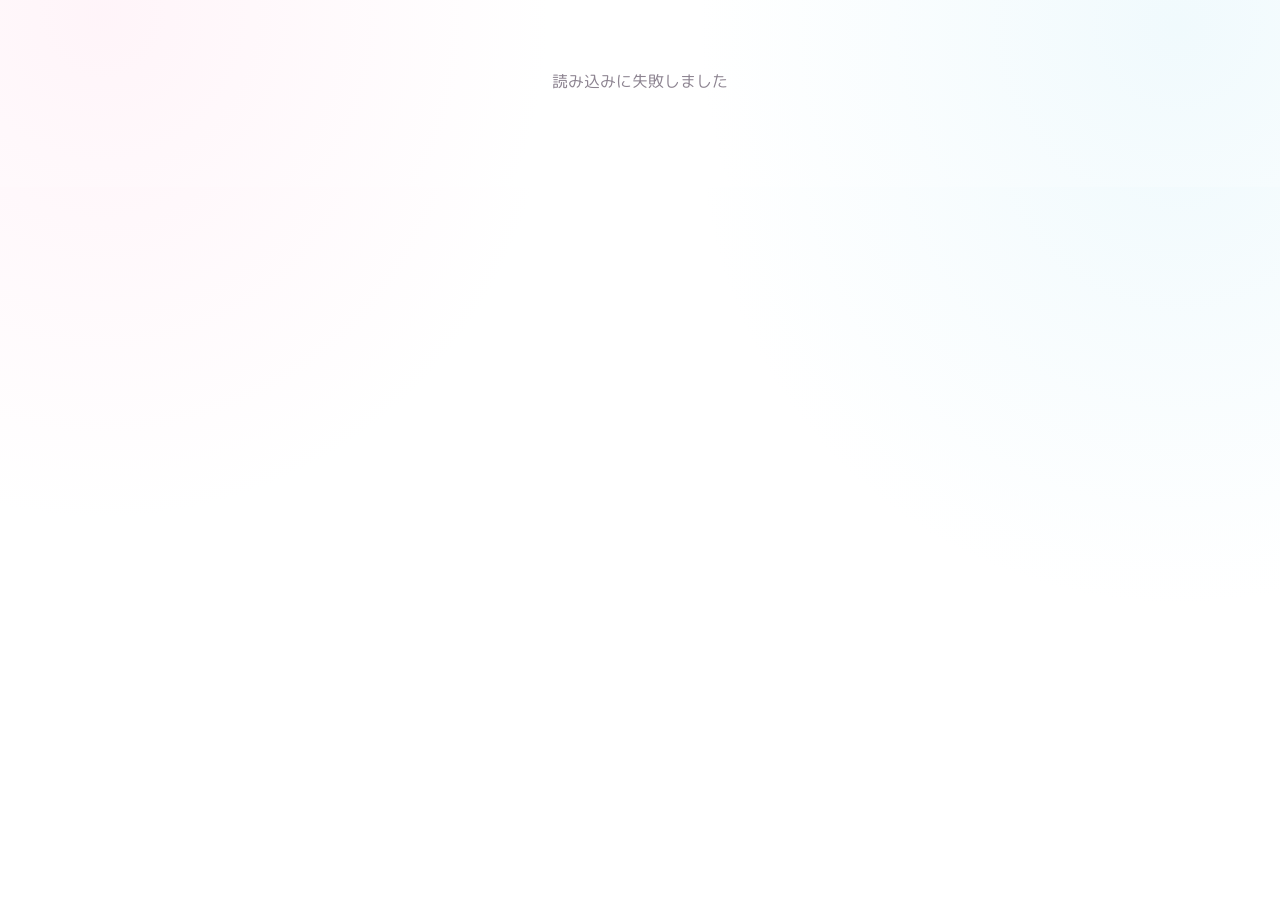
<file: index.html>
<!doctype html><html lang="ja"><head><meta charset="utf-8"><meta name="viewport" content="width=device-width,initial-scale=1"><meta name="theme-color" content="#ffffff"><title>フレカ置き場</title><link rel="preconnect" href="https://fonts.googleapis.com"><link rel="preconnect" href="https://fonts.gstatic.com" crossorigin><link href="https://fonts.googleapis.com/css2?family=M+PLUS+Rounded+1c:wght@400;500;600;700&display=swap" rel="stylesheet"><link rel="stylesheet" href="assets/style.css?v=20260907-9">  <link rel="preconnect" href="https://lh3.googleusercontent.com" crossorigin>
  <link rel="dns-prefetch" href="//lh3.googleusercontent.com">
</head><body><script src="assets/config.js"></script><script src="assets/view.js?v=20260907-9"></script></body></html>
</file>
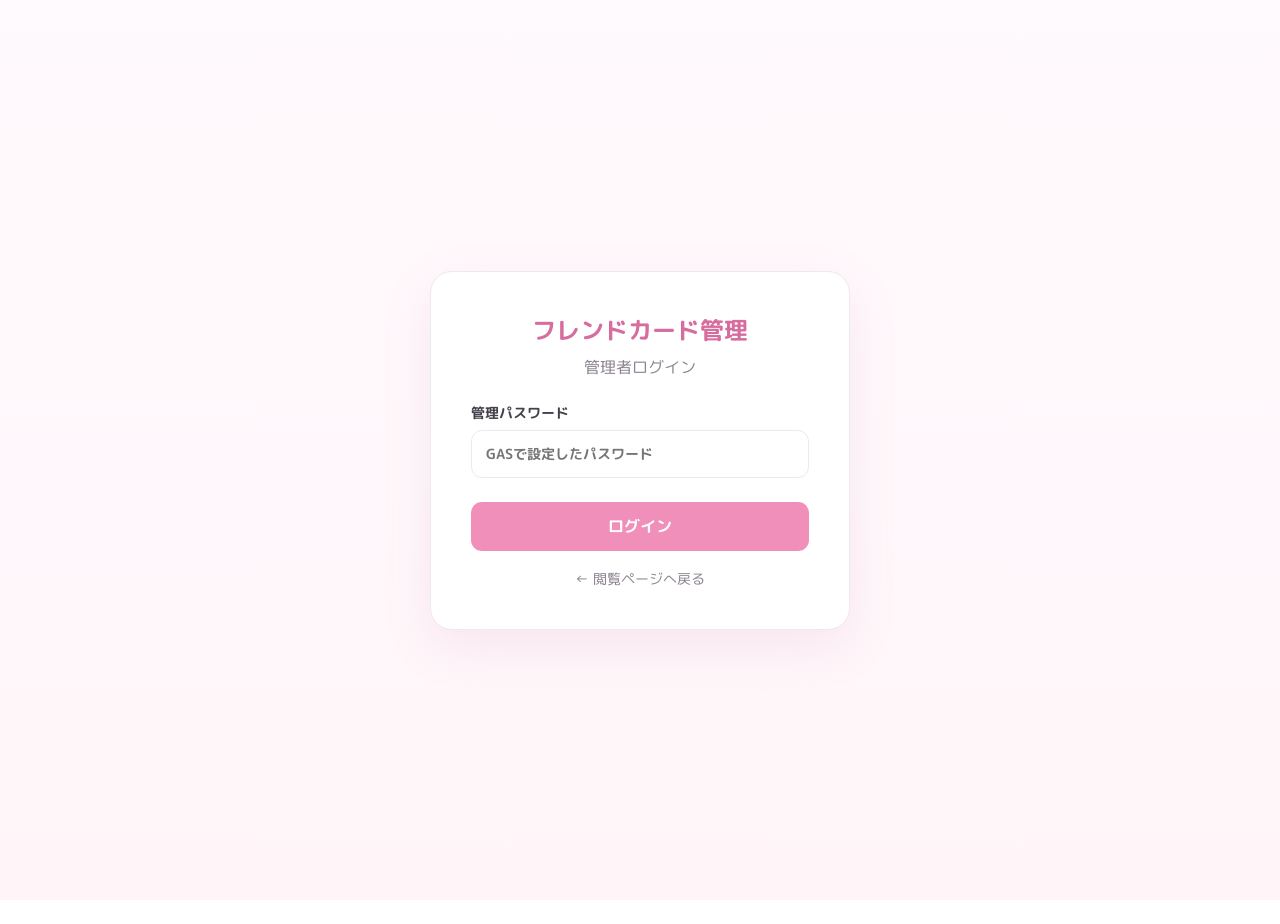
<file: edit.html>
<!doctype html><html lang="ja"><head><meta charset="utf-8"><meta name="viewport" content="width=device-width,initial-scale=1"><meta name="theme-color" content="#ffffff"><title>フレンドカード管理</title><link rel="preconnect" href="https://fonts.googleapis.com"><link rel="preconnect" href="https://fonts.gstatic.com" crossorigin><link href="https://fonts.googleapis.com/css2?family=M+PLUS+Rounded+1c:wght@400;500;600;700&display=swap" rel="stylesheet"><link rel="stylesheet" href="assets/style.css?v=20260907-admin-nozoom"></head><body><script src="assets/config.js"></script><script src="assets/edit.js?v=20260907-upload-opt1"></script></body></html>
</file>
<file: assets/style.css>
:root{
  --text:#493943;
  --sub:#987b8a;
  --line:#f1dce6;
  --bg:#fff9fc;
  --card:#ffffff;
  --accent:#e991b7;
  --accent-dark:#d96d9f;
  --accent-soft:#fdebf3;
  --danger:#d9535f;
  --radius:18px;
  --shadow:0 8px 28px rgba(190,112,150,.10);
  --shadow-hover:0 18px 42px rgba(190,112,150,.20);
}

*{box-sizing:border-box}
html,body{
  margin:0;
  min-height:100%;
  font-family:"M PLUS Rounded 1c",system-ui,sans-serif;
  color:var(--text);
  background:var(--bg)
}
body{
  margin:auto;
  padding-bottom:24px
}
button,input{font:inherit}
button{cursor:pointer}

.header{
  position:sticky;
  top:0;
  z-index:20;
  background:rgba(255,255,255,.92);
  backdrop-filter:blur(14px);
  border-bottom:1px solid var(--line)
}
.header-inner{
  max-width:1440px;
  height:64px;
  padding:0 18px;
  margin:0 auto;
  display:flex;
  align-items:center;
  justify-content:space-between
}
.title{
  font-size:17px;
  font-weight:700;
  letter-spacing:.02em;
  color:var(--accent-dark)
}
.head-actions{display:flex;gap:6px}

.btn{
  border:1px solid var(--line);
  background:#fff;
  color:var(--text);
  border-radius:12px;
  padding:8px 12px;
  font-size:12px;
  transition:transform .18s ease,box-shadow .18s ease,border-color .18s ease
}
.btn:hover{
  transform:translateY(-1px);
  border-color:#e6bfd0;
  box-shadow:0 6px 16px rgba(190,112,150,.10)
}
.btn.primary{
  background:var(--accent);
  color:#fff;
  border-color:var(--accent)
}
.btn.danger{color:var(--danger)}

.hero{
  max-width:1440px;
  margin:0 auto;
  padding:22px 14px 10px
}
.search{
  display:flex;
  align-items:center;
  gap:8px;
  background:#fff;
  border:1px solid var(--line);
  border-radius:14px;
  padding:0 14px;
  height:46px;
  box-shadow:0 4px 18px rgba(190,112,150,.06)
}
.search:focus-within{
  border-color:#e7b2ca;
  box-shadow:0 0 0 4px rgba(233,145,183,.10)
}
.search input{
  border:0;
  outline:0;
  width:100%;
  background:transparent;
  font-size:16px;
  color:var(--text)
}

.tabs{
  max-width:1440px;
  margin:0 auto;
  display:flex;
  gap:7px;
  overflow:auto;
  padding:9px 14px 16px;
  scrollbar-width:none
}
.tabs::-webkit-scrollbar{display:none}
.tab{
  white-space:nowrap;
  border:1px solid var(--line);
  background:#fff;
  border-radius:999px;
  padding:8px 14px;
  font-size:12px;
  color:var(--sub);
  transition:.18s ease
}
.tab:hover{
  border-color:#e7b2ca;
  color:var(--accent-dark)
}
.tab.active{
  background:var(--accent);
  color:#fff;
  border-color:var(--accent);
  box-shadow:0 5px 15px rgba(217,109,159,.18)
}

.grid{
  width:min(100% - 24px, 1440px);
  margin:0 auto;
  display:grid;
  grid-template-columns:repeat(2,minmax(0,1fr));
  gap:12px
}

.card{
  background:var(--card);
  border:1px solid var(--line);
  border-radius:var(--radius);
  overflow:hidden;
  box-shadow:var(--shadow);
  transform:translateY(0);
  transition:transform .22s ease,box-shadow .22s ease,border-color .22s ease;
  animation:cardIn .52s cubic-bezier(.2,.75,.25,1) both;
  animation-delay:var(--delay,0ms);
  will-change:transform,opacity
}
.card:hover{
  transform:translateY(-7px);
  box-shadow:var(--shadow-hover);
  border-color:#e9bfd2
}
@keyframes cardIn{
  from{
    opacity:0;
    transform:translateY(20px) scale(.985)
  }
  to{
    opacity:1;
    transform:translateY(0) scale(1)
  }
}

.card-img{
  aspect-ratio:59/86;
  background:#fff2f7;
  overflow:hidden
}
.card-img img{
  width:100%;
  height:100%;
  object-fit:cover;
  display:block;
  transition:transform .28s ease
}
.card:hover .card-img img{transform:scale(1.018)}

.card-info{padding:10px 11px 11px}
.chara{
  font-size:12px;
  font-weight:600;
  white-space:nowrap;
  overflow:hidden;
  text-overflow:ellipsis
}
.code{
  font-size:11px;
  color:var(--sub);
  margin-top:3px
}
.empty{
  text-align:center;
  color:var(--sub);
  padding:70px 20px
}
.pager{
  display:flex;
  justify-content:center;
  align-items:center;
  gap:8px;
  padding:24px 12px 34px
}

/* 公開ページでは下部ナビを使用しない */
.bottom{display:none!important}

.modal{
  position:fixed;
  inset:0;
  background:rgba(55,34,45,.68);
  z-index:50;
  display:none;
  align-items:center;
  justify-content:center;
  padding:18px;
  opacity:0;
  transition:opacity .2s ease
}
.modal.open{
  display:flex;
  opacity:1
}
.modal img{
  max-width:min(520px,94vw);
  max-height:90vh;
  border-radius:18px;
  object-fit:contain;
  background:#fff;
  box-shadow:0 24px 70px rgba(40,20,30,.30);
  animation:modalIn .22s ease both
}
@keyframes modalIn{
  from{opacity:0;transform:scale(.96) translateY(8px)}
  to{opacity:1;transform:scale(1) translateY(0)}
}
.close{
  position:fixed;
  right:14px;
  top:14px;
  border:1px solid rgba(255,255,255,.5);
  background:#fff;
  width:42px;
  height:42px;
  border-radius:50%;
  font-size:20px;
  color:var(--accent-dark);
  box-shadow:0 7px 25px rgba(0,0,0,.15)
}

/* ===== 管理画面 ===== */
.admin{
  max-width:1280px;
  margin:0 auto;
  padding:14px
}
.upload{
  border:1.5px dashed #e8b9cf;
  background:#fff;
  border-radius:16px;
  padding:22px;
  text-align:center;
  margin-bottom:12px
}
.upload input{display:none}
.upload-label{
  display:inline-block;
  border:1px solid var(--line);
  border-radius:11px;
  padding:10px 14px;
  font-size:13px;
  background:#fff
}
.hint{font-size:11px;color:var(--sub);margin-top:8px}
.section{margin:20px 0 9px;font-size:13px;font-weight:700}
.admin-grid{display:grid;gap:10px}
.edit-card{
  background:#fff;
  border:1px solid var(--line);
  border-radius:16px;
  padding:10px;
  display:grid;
  grid-template-columns:86px 1fr;
  gap:10px
}
.edit-card img{
  width:86px;
  height:129px;
  object-fit:cover;
  border-radius:10px;
  background:#fff2f7
}
.fields{display:flex;flex-direction:column;gap:7px}
.fields input{
  width:100%;
  border:1px solid var(--line);
  border-radius:10px;
  padding:8px 9px;
  outline:none
}
.fields input:focus{border-color:#e1a6c1}
.row{display:flex;gap:6px}
.row .btn{flex:1}
.status{font-size:10px;color:#4d8b5d;min-height:14px}
.check{position:absolute}
.selectable{position:relative}
.selectbox{
  position:absolute;
  top:7px;
  left:7px;
  width:23px;
  height:23px;
  border-radius:7px;
  border:1px solid #bbb;
  background:#fff;
  z-index:2;
  display:none
}
.selectbox.on{display:block}
.selectbox.checked{
  background:var(--accent-dark);
  color:#fff;
  text-align:center;
  line-height:23px
}
.bar{
  position:fixed;
  bottom:0;
  left:50%;
  transform:translateX(-50%);
  width:min(1280px,100%);
  z-index:40;
  background:#4a3540;
  color:#fff;
  padding:10px 12px;
  display:none;
  align-items:center;
  gap:8px
}
.bar.show{display:flex}
.bar .count{flex:1;font-size:12px}
.bar button{border:0;border-radius:9px;padding:8px 11px}
.toast{
  position:fixed;
  left:50%;
  bottom:28px;
  transform:translateX(-50%);
  background:#4a3540;
  color:#fff;
  border-radius:999px;
  padding:9px 14px;
  font-size:11px;
  opacity:0;
  pointer-events:none;
  transition:.2s;
  z-index:60
}
.toast.show{opacity:1}
.setup-warning{
  margin:14px;
  padding:14px;
  border:1px solid #ead6a0;
  background:#fffaf0;
  border-radius:12px;
  font-size:12px;
  line-height:1.7
}
.settings{
  padding:14px;
  background:#fff;
  border:1px solid var(--line);
  border-radius:14px;
  margin-top:14px
}
.settings code{word-break:break-all}
.loading{text-align:center;padding:50px;color:var(--sub)}

/* ===== PC / タブレット ===== */
@media (min-width:700px){
  .header-inner{height:70px;padding:0 28px}
  .title{font-size:19px}
  .hero{padding:28px 28px 12px}
  .search{max-width:780px;height:48px}
  .tabs{padding:10px 28px 20px}
  .grid{
    width:min(100% - 56px,1440px);
    grid-template-columns:repeat(4,minmax(0,1fr));
    gap:18px
  }
  .admin{padding:28px 32px 56px}
}

@media (min-width:1000px){
  .grid{
    grid-template-columns:repeat(5,minmax(0,1fr));
    gap:20px
  }
  .admin-grid{
    grid-template-columns:repeat(3,minmax(0,1fr));
    gap:18px
  }
}

@media (min-width:1250px){
  .grid{
    grid-template-columns:repeat(6,minmax(0,1fr));
    gap:22px
  }
  .admin-grid{
    grid-template-columns:repeat(4,minmax(0,1fr))
  }
}

@media (min-width:1550px){
  .grid{
    max-width:1580px;
    grid-template-columns:repeat(7,minmax(0,1fr))
  }
  .hero,.tabs,.header-inner{max-width:1580px}
}

/* 管理者ログイン */
.login-page{
  min-height:100vh;
  display:grid;
  place-items:center;
  padding:24px;
  background:linear-gradient(180deg,#fffafd,#fff5f9)
}
.login-box{
  width:min(100%,420px);
  background:#fff;
  border:1px solid var(--line);
  border-radius:22px;
  padding:32px;
  box-shadow:0 16px 50px rgba(190,112,150,.12)
}
.login-title{
  font-size:24px;
  font-weight:700;
  text-align:center;
  color:var(--accent-dark)
}
.login-sub{text-align:center;color:var(--sub);margin:8px 0 24px}
.login-box label{display:block;font-size:14px;font-weight:600;margin:16px 0}
.login-box input{
  display:block;
  width:100%;
  box-sizing:border-box;
  margin-top:7px;
  padding:13px 14px;
  border:1px solid var(--line);
  border-radius:11px;
  font:inherit;
  outline:none
}
.login-box input:focus{border-color:#dda0bd}
.primary{
  border:0;
  border-radius:11px;
  background:var(--accent);
  color:#fff;
  padding:13px 18px;
  font:inherit;
  font-weight:600;
  cursor:pointer
}
.login-btn{width:100%;margin-top:8px}
.login-btn:disabled{opacity:.6}
.login-error{
  padding:10px 12px;
  border-radius:10px;
  background:#fff0f0;
  color:#c33;
  font-size:13px
}
.back-link{
  display:block;
  text-align:center;
  color:var(--sub);
  text-decoration:none;
  margin-top:18px;
  font-size:14px
}
.admin-user{font-size:12px;color:var(--sub);margin-top:3px}

@media (min-width:768px){.login-box{padding:40px}}

@media (prefers-reduced-motion:reduce){
  *,*::before,*::after{
    animation-duration:.01ms!important;
    animation-iteration-count:1!important;
    transition-duration:.01ms!important;
    scroll-behavior:auto!important
  }
}


/* ===== スマホ・タッチ操作のカードアニメーション =====
   表示時の cardIn はPC/スマホ共通。
   スマホではタップしている間、少し浮いて反応します。 */
@media (hover:none) and (pointer:coarse){
  .card{
    transition:
      transform .18s ease,
      box-shadow .18s ease,
      border-color .18s ease;
  }

  .card:active{
    transform:translateY(-5px) scale(.99);
    box-shadow:0 14px 34px rgba(190,112,150,.20);
    border-color:#e9bfd2;
  }

  .card:active .card-img img{
    transform:scale(1.018);
  }
}

.search input{touch-action:manipulation;}


/* ===== iPhone Safari 検索欄ズーム対策 =====
   iOS Safariは入力欄の実効フォントサイズが16px未満だと自動ズームするため、
   検索欄だけ16px以上を強制します。 */
.search input,
.search input:focus,
.search input:active{
  font-size:16px!important;
  line-height:1.25!important;
  -webkit-text-size-adjust:100%;
  text-size-adjust:100%;
  transform:none!important;
  zoom:1!important;
}

/* iPhoneのフォームUIが独自縮小されるのを避ける */
@supports (-webkit-touch-callout:none){
  .search input{
    font-size:16px!important;
    min-height:24px;
  }
}


/* =========================================================
   公開ページ 2026-09-07
   白ベース + ピンク / 水色グラデーション
   ========================================================= */
:root{
  --text:#45404a;
  --sub:#8d8491;
  --line:#eee8ef;
  --bg:#ffffff;
  --card:#ffffff;
  --accent:#ef8fba;
  --accent-dark:#d76c9f;
  --accent-blue:#8ed7ee;
  --accent-soft:#fff1f7;
  --radius:18px;
  --shadow:0 8px 25px rgba(203,147,180,.10);
  --shadow-hover:0 18px 42px rgba(168,139,190,.18);
}

html,body{
  background:
    radial-gradient(circle at 8% 8%, rgba(255,207,228,.22), transparent 28rem),
    radial-gradient(circle at 92% 14%, rgba(188,232,246,.22), transparent 30rem),
    #fff;
}

/* 上部タイトル部分は白を中心に、端だけ淡く色づけ */
.header{
  background:
    linear-gradient(100deg,
      rgba(255,219,235,.70) 0%,
      rgba(255,255,255,.97) 28%,
      rgba(255,255,255,.97) 72%,
      rgba(205,239,249,.72) 100%);
  border-bottom:1px solid rgba(226,213,225,.72);
  box-shadow:0 5px 24px rgba(177,143,170,.07);
}

.title{
  color:#665865;
  background:linear-gradient(90deg,#e878ad 0%,#a978c7 48%,#70c7e6 100%);
  -webkit-background-clip:text;
  background-clip:text;
  color:transparent;
}

.hero{
  padding-top:22px;
}

.search{
  background:rgba(255,255,255,.96);
  border:1px solid #eee7ef;
  box-shadow:0 5px 22px rgba(175,142,166,.08);
}

.search:focus-within{
  border-color:#cbb9db;
  box-shadow:
    0 0 0 4px rgba(238,143,186,.08),
    0 0 0 7px rgba(142,215,238,.045);
}

.tab{
  background:rgba(255,255,255,.96);
  border-color:#ece6ed;
}

.tab:hover{
  border-color:#d8bdd5;
}

.tab.active{
  color:#fff;
  border-color:transparent;
  background:linear-gradient(100deg,#ee8db9 0%,#d69acb 47%,#8dd5ec 100%);
  box-shadow:0 6px 18px rgba(183,139,190,.20);
}

.card{
  border-color:#eee9ef;
}

.card:hover{
  border-color:#dfc8dd;
}

.card-img{
  background:
    linear-gradient(135deg,rgba(255,229,240,.65),rgba(226,246,251,.72));
}

/* ===== ページ番号 ===== */
.pager{
  gap:7px;
  flex-wrap:wrap;
  padding:28px 12px 40px;
}

.page-btn{
  min-width:36px;
  height:36px;
  padding:0 10px;
  border:1px solid #ebe5ec;
  border-radius:999px;
  background:#fff;
  color:#817482;
  font-size:12px;
  font-weight:600;
  box-shadow:0 3px 12px rgba(176,141,166,.06);
  transition:transform .16s ease,border-color .16s ease,box-shadow .16s ease;
}

.page-btn:hover:not(:disabled){
  transform:translateY(-2px);
  border-color:#d7bfd6;
  box-shadow:0 6px 16px rgba(176,141,166,.11);
}

.page-btn.active{
  color:#fff;
  border-color:transparent;
  background:linear-gradient(135deg,#ed8ab6,#9edcf0);
  box-shadow:0 6px 17px rgba(173,139,188,.22);
}

.page-btn:disabled{
  opacity:.32;
  cursor:default;
}

.page-arrow{
  font-size:18px;
  font-weight:500;
}

.page-ellipsis{
  min-width:20px;
  text-align:center;
  color:#aaa0aa;
  font-size:13px;
}

/* ===== 拡大画像と閉じるボタン ===== */
.modal{
  padding:28px;
  background:rgba(54,47,56,.68);
}

.modal-content{
  position:relative;
  display:flex;
  align-items:center;
  justify-content:center;
  max-width:94vw;
  max-height:92vh;
}

.modal .modal-content img{
  display:block;
  max-width:min(520px,88vw);
  max-height:88vh;
  border-radius:18px;
  object-fit:contain;
  background:#fff;
  box-shadow:0 24px 70px rgba(40,20,30,.30);
  animation:modalIn .22s ease both;
}

.close{
  position:absolute;
  right:-16px;
  top:-16px;
  width:40px;
  height:40px;
  display:grid;
  place-items:center;
  padding:0;
  border:2px solid rgba(255,255,255,.96);
  border-radius:50%;
  background:linear-gradient(135deg,#fff,#fff7fb);
  color:#d96e9f;
  font-size:21px;
  line-height:1;
  box-shadow:0 7px 24px rgba(42,29,37,.20);
  z-index:2;
}

/* ===== スマホだけキャラ切替を画面下部へ固定 ===== */
@media (max-width:699px){
  body{
    padding-bottom:94px;
  }

  .tabs{
    position:fixed;
    left:0;
    right:0;
    bottom:0;
    z-index:40;
    max-width:none;
    margin:0;
    padding:9px 10px calc(9px + env(safe-area-inset-bottom));
    gap:7px;
    background:
      linear-gradient(100deg,
        rgba(255,232,242,.96),
        rgba(255,255,255,.98) 43%,
        rgba(229,247,252,.97));
    border-top:1px solid rgba(226,213,225,.85);
    box-shadow:0 -8px 28px rgba(119,91,113,.10);
    backdrop-filter:blur(16px);
    -webkit-backdrop-filter:blur(16px);
  }

  .tab{
    flex:0 0 auto;
    padding:9px 14px;
    box-shadow:0 2px 9px rgba(176,141,166,.05);
  }

  .pager{
    padding-bottom:28px;
  }

  .modal{
    padding:24px;
  }

  .modal .modal-content img{
    max-width:88vw;
    max-height:82vh;
  }

  .close{
    right:-13px;
    top:-13px;
    width:38px;
    height:38px;
  }
}

/* PCでは従来どおり上部タブ */
@media (min-width:700px){
  .tabs{
    position:static;
  }
}


/* =========================================================
   2026-09-07-7 デザイン調整
   ========================================================= */

/* タイトル文字：ピンクと水色の中間にあるラベンダー系の単色 */
.title{
  color:#a982ba!important;
  background:none!important;
  -webkit-background-clip:initial!important;
  background-clip:initial!important;
}

/* タイトルバー：中央に白を挟まず、全面を淡いピンク→水色に */
.header{
  background:linear-gradient(
    100deg,
    #ffe7f1 0%,
    #f6e9f7 46%,
    #e5f5fb 100%
  )!important;
  border-bottom:1px solid #eee3ed;
}

/* PC側の「すべて / キャラ名」選択はグラデーションなし */
.tab{
  color:#817482;
  background:#fff!important;
  border:1px solid #ece6ed!important;
  box-shadow:none;
}

.tab.active{
  color:#a06691!important;
  background:#fff0f7!important;
  border-color:#efc9dc!important;
  box-shadow:0 4px 13px rgba(204,135,170,.10)!important;
}

.tab:hover{
  background:#fff8fb!important;
  border-color:#e4ccdc!important;
}

/* PCではアイコンを隠して従来の文字タブに見せる */
.tab-icon{
  display:none;
}

/* スマホ：白い固定ホームバー + アイコン方式 */
@media (max-width:699px){
  body{
    padding-bottom:88px;
  }

  .tabs{
    position:fixed;
    left:0;
    right:0;
    bottom:0;
    z-index:40;
    display:flex;
    align-items:stretch;
    justify-content:flex-start;
    max-width:none;
    margin:0;
    padding:6px 8px calc(6px + env(safe-area-inset-bottom));
    gap:2px;
    overflow-x:auto;
    overscroll-behavior-x:contain;
    scrollbar-width:none;
    background:rgba(255,255,255,.98)!important;
    border-top:1px solid #eee8ee;
    box-shadow:0 -7px 24px rgba(92,72,88,.09);
    backdrop-filter:blur(14px);
    -webkit-backdrop-filter:blur(14px);
  }

  .tabs::-webkit-scrollbar{
    display:none;
  }

  .tab{
    flex:1 0 66px;
    min-width:66px;
    min-height:58px;
    margin:0;
    padding:5px 5px 3px;
    display:flex;
    flex-direction:column;
    align-items:center;
    justify-content:center;
    gap:3px;
    border:0!important;
    border-radius:12px;
    background:transparent!important;
    box-shadow:none!important;
    color:#9d929c!important;
    font-size:10px;
    line-height:1.1;
  }

  .tab:hover{
    background:transparent!important;
  }

  .tab.active{
    color:#a66b91!important;
    background:#fff2f8!important;
    border:0!important;
    box-shadow:none!important;
  }

  .tab-icon{
    display:grid;
    place-items:center;
    width:25px;
    height:25px;
    color:currentColor;
  }

  .tab-icon svg{
    width:23px;
    height:23px;
    fill:none;
    stroke:currentColor;
    stroke-width:1.8;
    stroke-linecap:round;
    stroke-linejoin:round;
  }

  .tab-icon-home svg path{
    fill:none;
  }

  .tab-icon-person svg circle{
    fill:none;
  }

  .tab-label{
    display:block;
    max-width:64px;
    overflow:hidden;
    text-overflow:ellipsis;
    white-space:nowrap;
  }
}


/* =========================================================
   2026-09-07-8 微調整
   ========================================================= */

/* タイトルバー：少し濃いピンク→紫→水色 */
.header{
  background:linear-gradient(
    100deg,
    #ef9fc3 0%,
    #cfa7d7 48%,
    #8fd3e9 100%
  )!important;
  border-bottom:0!important;
  box-shadow:0 5px 22px rgba(131,102,139,.13)!important;
}

.header-inner{
  position:relative;
}

.title{
  color:#fff!important;
  background:none!important;
  -webkit-text-fill-color:#fff!important;
  text-shadow:0 1px 2px rgba(108,72,108,.12);
}

/* 最後に画像を追加した日 */
.updated{
  position:absolute;
  right:12px;
  top:50%;
  transform:translateY(-50%);
  color:rgba(255,255,255,.92);
  font-size:10px;
  font-weight:500;
  letter-spacing:.02em;
  white-space:nowrap;
}

/* ページ番号：淡い選択色 + 完全な丸 */
.page-btn{
  -webkit-appearance:none!important;
  appearance:none!important;
  box-sizing:border-box!important;
  overflow:hidden!important;
  border-radius:9999px!important;
  background-clip:padding-box!important;
  outline:none!important;
}

.page-btn:not(.page-arrow){
  width:36px!important;
  min-width:36px!important;
  max-width:36px!important;
  padding:0!important;
}

.page-btn.active{
  color:#9a6d8d!important;
  border:1px solid #ead4e3!important;
  background:linear-gradient(
    135deg,
    #fde6f0 0%,
    #f5e7f7 52%,
    #e1f4fa 100%
  )!important;
  box-shadow:0 4px 12px rgba(173,139,188,.10)!important;
}

/* スマホ下部ナビ：項目が2～3個でも横に伸びすぎない。
   5項目（すべて + 4人）が1画面に収まりやすい幅。 */
@media (max-width:699px){
  .tabs{
    justify-content:center!important;
    padding-left:6px!important;
    padding-right:6px!important;
  }

  .tab{
    flex:0 0 calc((100vw - 12px) / 5)!important;
    width:calc((100vw - 12px) / 5)!important;
    min-width:0!important;
    max-width:76px!important;
  }

  .tab-label{
    max-width:100%!important;
  }

  .updated{
    right:10px;
    font-size:9px;
  }
}


/* =========================================================
   管理画面強化 2026-09-07-9
   ========================================================= */
.admin-search input{
  font-size:16px!important;
}

.admin-public-count{
  color:var(--sub);
  font-weight:500;
}

.admin-card-wrap{
  animation:adminCardIn .48s cubic-bezier(.2,.75,.25,1) both;
  animation-delay:var(--delay,0ms);
}

@keyframes adminCardIn{
  from{
    opacity:0;
    transform:translateY(16px) scale(.985);
  }
  to{
    opacity:1;
    transform:translateY(0) scale(1);
  }
}

.edit-card{
  transition:
    transform .20s ease,
    box-shadow .20s ease,
    border-color .20s ease,
    opacity .20s ease;
}

.admin-card-wrap:hover .edit-card{
  transform:translateY(-4px);
  box-shadow:0 12px 30px rgba(160,128,155,.13);
  border-color:#dfc9dc;
}

.admin-image-button{
  position:relative;
  width:86px;
  height:129px;
  padding:0;
  border:0;
  border-radius:10px;
  overflow:hidden;
  background:#fff2f7;
  cursor:zoom-in;
}

.admin-image-button img{
  width:100%;
  height:100%;
  object-fit:cover;
  border-radius:10px;
  display:block;
  transition:transform .24s ease,filter .2s ease;
}

.admin-image-button:hover img{
  transform:scale(1.025);
}

.admin-card-wrap.is-hidden .edit-card{
  background:#faf9fb;
  border-style:dashed;
}

.admin-card-wrap.is-hidden .admin-image-button img{
  filter:saturate(.55);
  opacity:.68;
}

.hidden-badge{
  position:absolute;
  left:6px;
  bottom:6px;
  padding:4px 7px;
  border-radius:999px;
  background:rgba(64,57,64,.82);
  color:#fff;
  font-size:9px;
  font-weight:700;
  line-height:1;
}

.visibility-row{
  display:flex;
  align-items:center;
  gap:7px;
}

.visibility-state{
  flex:1;
  min-width:0;
  font-size:10px;
  font-weight:700;
}

.visibility-state.public{
  color:#5f9a74;
}

.visibility-state.private{
  color:#9a8f99;
}

.visibility-toggle{
  white-space:nowrap;
  font-size:10px;
  padding:7px 9px;
}

.admin-modal{
  z-index:90;
}

.admin-modal .modal-content img{
  max-width:min(620px,88vw);
  max-height:88vh;
}

@media (hover:none) and (pointer:coarse){
  .admin-card-wrap:active .edit-card{
    transform:translateY(-3px) scale(.995);
    box-shadow:0 10px 25px rgba(160,128,155,.13);
  }
}

@media (max-width:699px){
  .admin{
    padding-bottom:28px;
  }

  .admin-header .header-inner{
    min-height:70px;
    height:auto;
    padding-top:10px;
    padding-bottom:10px;
  }

  .head-actions{
    gap:5px;
  }

  .head-actions .btn{
    padding:7px 8px;
    font-size:10px;
  }
}


/* iPhone Safari: フォーム入力時の自動ズーム防止 */
@supports (-webkit-touch-callout:none){
  input,
  select,
  textarea{
    font-size:16px!important;
  }
}
</file>
